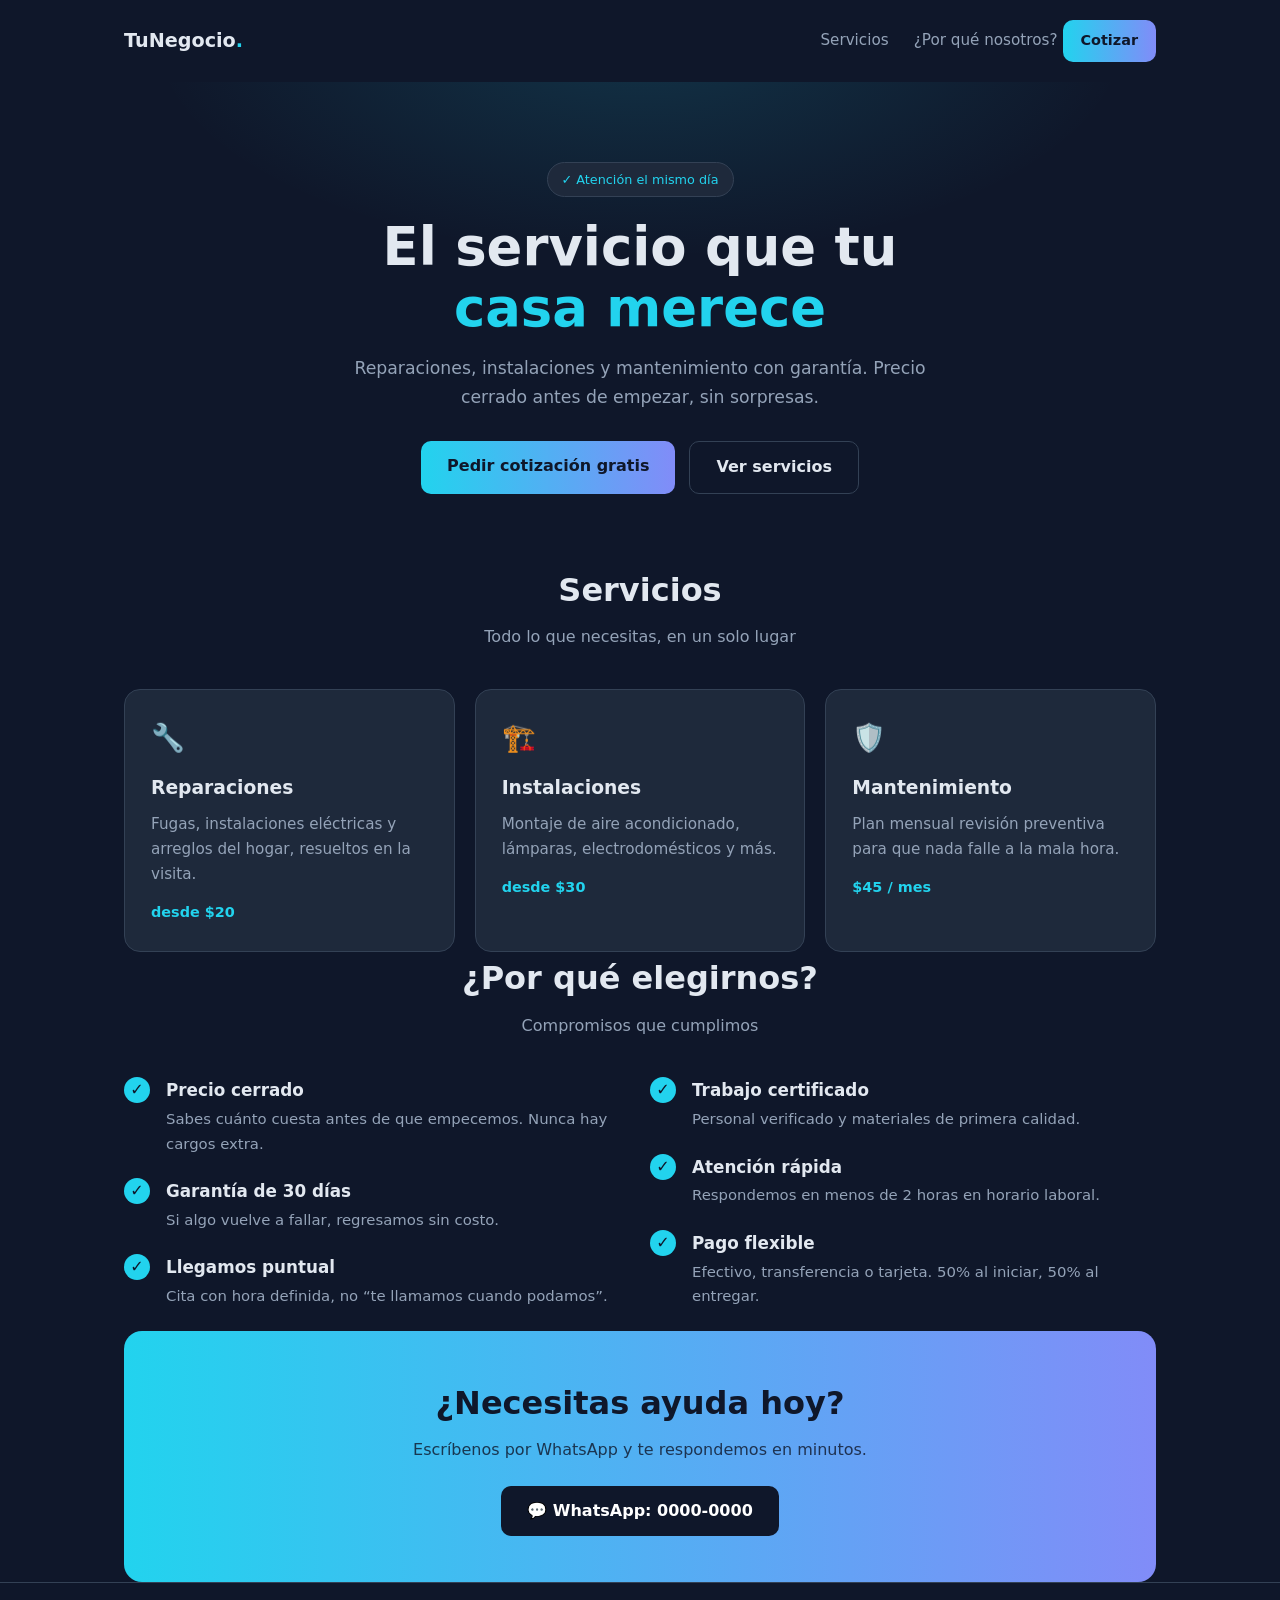
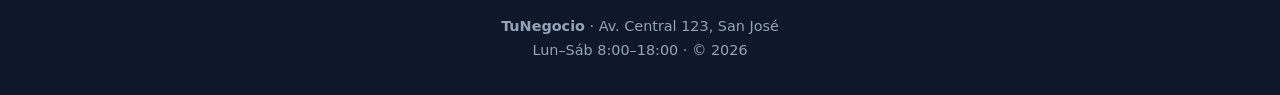
<file: demos/negocio-local/index.html>
<!DOCTYPE html>
<html lang="es">
<head>
<meta charset="UTF-8" />
<meta name="viewport" content="width=device-width, initial-scale=1.0" />
<title>Tu Negocio — Servicios profesionales a tu alcance</title>
<meta name="description" content="Sitio web de ejemplo para negocios locales: servicios, precios y contacto." />
<style>
  :root { --bg:#0f172a; --card:#1e293b; --border:#334155; --text:#e2e8f0; --muted:#94a3b8; --accent:#22d3ee; --accent2:#818cf8; }
  * { margin:0; padding:0; box-sizing:border-box; }
  body { font-family:"Segoe UI",system-ui,sans-serif; background:var(--bg); color:var(--text); line-height:1.65; }
  a { text-decoration:none; color:inherit; }
  .wrap { max-width:1080px; margin:0 auto; padding:0 24px; }

  nav { display:flex; justify-content:space-between; align-items:center; padding:20px 0; }
  .logo { font-weight:800; font-size:1.2rem; }
  .logo span { color:var(--accent); }
  .nav a:not(.btn) { margin-left:20px; color:var(--muted); font-size:.95rem; }
  .nav a:not(.btn):hover { color:var(--text); }

  .btn { display:inline-block; background:linear-gradient(90deg,var(--accent),var(--accent2)); color:#0f172a; font-weight:700; padding:12px 26px; border-radius:10px; transition:.2s; }
  .btn:hover { transform:translateY(-2px); }
  .btn-ghost { background:transparent; border:1px solid var(--border); color:var(--text); font-weight:600; }
  .btn-small { padding:9px 18px; font-size:.9rem; }

  .hero { text-align:center; padding:80px 0 70px;
    background:radial-gradient(700px 320px at 50% -10%, rgba(34,211,238,.15), transparent 70%); }
  .pill { display:inline-block; font-size:.8rem; color:var(--accent); border:1px solid var(--border); background:var(--card); padding:6px 14px; border-radius:999px; margin-bottom:20px; }
  .hero h1 { font-size:clamp(2.1rem,5vw,3.3rem); line-height:1.15; margin-bottom:16px; }
  .hero h1 em { font-style:normal; color:var(--accent); }
  .hero p { color:var(--muted); max-width:600px; margin:0 auto 30px; font-size:1.08rem; }
  .hero-actions { display:flex; gap:14px; justify-content:center; flex-wrap:wrap; }

  section { padding:66px 0; }
  h2 { font-size:2rem; text-align:center; margin-bottom:8px; }
  .sub { text-align:center; color:var(--muted); margin-bottom:38px; }

  .grid { display:grid; gap:20px; grid-template-columns:repeat(auto-fit,minmax(250px,1fr)); }
  .card { background:var(--card); border:1px solid var(--border); border-radius:16px; padding:26px; transition:.2s; }
  .card:hover { transform:translateY(-4px); border-color:var(--accent); }
  .card .ico { font-size:1.7rem; margin-bottom:12px; }
  .card h3 { margin-bottom:8px; }
  .card p { color:var(--muted); font-size:.95rem; }
  .price { display:inline-block; margin-top:14px; color:var(--accent); font-weight:700; font-size:.9rem; }

  .feat { display:flex; gap:16px; align-items:flex-start; margin-bottom:22px; }
  .feat .check { color:#0f172a; background:var(--accent); width:26px; height:26px; border-radius:50%; display:grid; place-items:center; font-weight:800; flex:0 0 26px; }
  .feat h3 { font-size:1.05rem; margin-bottom:2px; }
  .feat p { color:var(--muted); font-size:.93rem; }

  .band { background:linear-gradient(90deg,var(--accent),var(--accent2)); border-radius:18px; padding:46px 26px; text-align:center; color:#0f172a; }
  .band h2 { color:#0f172a; }
  .band p { margin-bottom:22px; color:#0f172a; opacity:.8; }
  .band .btn { background:#0f172a; color:#fff; }

  footer { border-top:1px solid var(--border); padding:32px 0; text-align:center; color:var(--muted); font-size:.9rem; }
  @media (max-width:720px){ .nav a:not(.btn){ display:none; } }
</style>
</head>
<body>

<div class="wrap">
  <nav>
    <div class="logo">TuNegocio<span>.</span></div>
    <div class="nav">
      <a href="#servicios">Servicios</a>
      <a href="#porque">¿Por qué nosotros?</a>
      <a href="#contacto" class="btn btn-small">Cotizar</a>
    </div>
  </nav>
</div>

<header class="hero wrap">
  <span class="pill">✓ Atención el mismo día</span>
  <h1>El servicio que tu<br /><em>casa merece</em></h1>
  <p>Reparaciones, instalaciones y mantenimiento con garantía. Precio cerrado antes de empezar, sin sorpresas.</p>
  <div class="hero-actions">
    <a href="#contacto" class="btn">Pedir cotización gratis</a>
    <a href="#servicios" class="btn btn-ghost">Ver servicios</a>
  </div>
</header>

<section id="servicios" class="wrap">
  <h2>Servicios</h2>
  <p class="sub">Todo lo que necesitas, en un solo lugar</p>
  <div class="grid">
    <div class="card">
      <div class="ico">🔧</div>
      <h3>Reparaciones</h3>
      <p>Fugas, instalaciones eléctricas y arreglos del hogar, resueltos en la visita.</p>
      <span class="price">desde $20</span>
    </div>
    <div class="card">
      <div class="ico">🏗️</div>
      <h3>Instalaciones</h3>
      <p>Montaje de aire acondicionado, lámparas, electrodomésticos y más.</p>
      <span class="price">desde $30</span>
    </div>
    <div class="card">
      <div class="ico">🛡️</div>
      <h3>Mantenimiento</h3>
      <p>Plan mensual revisión preventiva para que nada falle a la mala hora.</p>
      <span class="price">$45 / mes</span>
    </div>
  </div>
</section>

<section id="porque" class="wrap">
  <h2>¿Por qué elegirnos?</h2>
  <p class="sub">Compromisos que cumplimos</p>
  <div class="grid">
    <div>
      <div class="feat"><span class="check">✓</span><div><h3>Precio cerrado</h3><p>Sabes cuánto cuesta antes de que empecemos. Nunca hay cargos extra.</p></div></div>
      <div class="feat"><span class="check">✓</span><div><h3>Garantía de 30 días</h3><p>Si algo vuelve a fallar, regresamos sin costo.</p></div></div>
      <div class="feat"><span class="check">✓</span><div><h3>Llegamos puntual</h3><p>Cita con hora definida, no “te llamamos cuando podamos”.</p></div></div>
    </div>
    <div>
      <div class="feat"><span class="check">✓</span><div><h3>Trabajo certificado</h3><p>Personal verificado y materiales de primera calidad.</p></div></div>
      <div class="feat"><span class="check">✓</span><div><h3>Atención rápida</h3><p>Respondemos en menos de 2 horas en horario laboral.</p></div></div>
      <div class="feat"><span class="check">✓</span><div><h3>Pago flexible</h3><p>Efectivo, transferencia o tarjeta. 50% al iniciar, 50% al entregar.</p></div></div>
    </div>
  </div>
</section>

<section id="contacto" class="wrap">
  <div class="band">
    <h2>¿Necesitas ayuda hoy?</h2>
    <p>Escríbenos por WhatsApp y te respondemos en minutos.</p>
    <a class="btn" href="https://wa.me/50600000000">💬 WhatsApp: 0000-0000</a>
  </div>
</section>

<footer>
  <div><strong>TuNegocio</strong> · Av. Central 123, San José</div>
  <div>Lun–Sáb 8:00–18:00 · © 2026</div>
</footer>

</body>
</html>
</file>
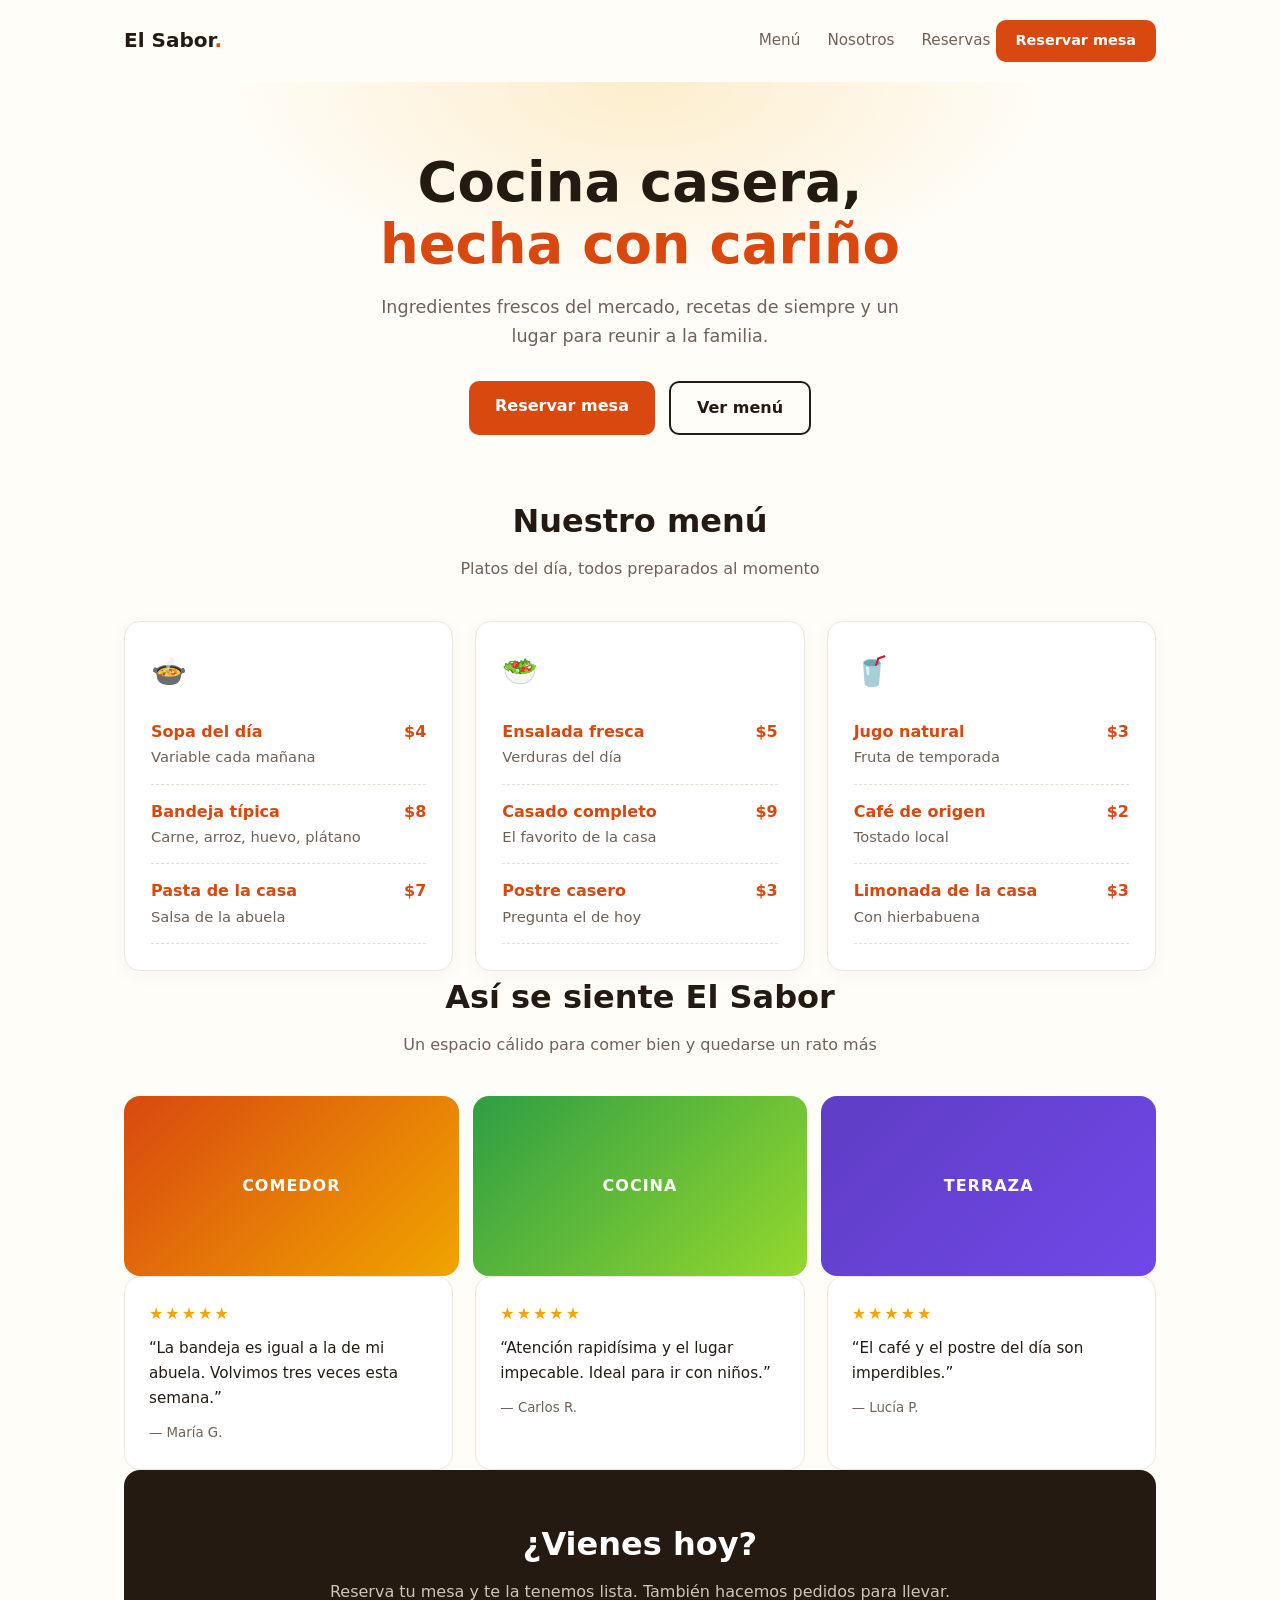
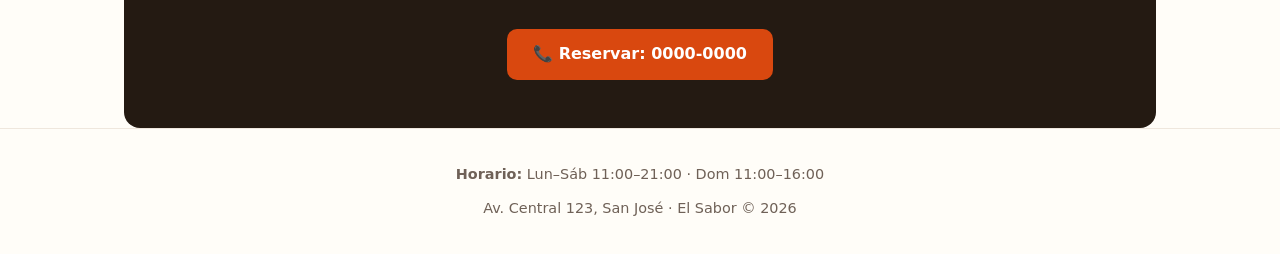
<file: demos/restaurante/index.html>
<!DOCTYPE html>
<html lang="es">
<head>
<meta charset="UTF-8" />
<meta name="viewport" content="width=device-width, initial-scale=1.0" />
<title>Restaurante El Sabor — Reserva tu mesa</title>
<meta name="description" content="Cocina casera con ingredientes frescos. Reserva tu mesa en El Sabor." />
<style>
  :root { --bg:#fffdf8; --ink:#241a12; --muted:#6f6157; --accent:#d9480f; --gold:#f0a500; --radius:16px; }
  * { margin:0; padding:0; box-sizing:border-box; }
  body { font-family:"Segoe UI",system-ui,sans-serif; background:var(--bg); color:var(--ink); line-height:1.65; }
  a { text-decoration:none; color:inherit; }
  .wrap { max-width:1080px; margin:0 auto; padding:0 24px; }

  nav { display:flex; justify-content:space-between; align-items:center; padding:20px 0; }
  .logo { font-weight:800; font-size:1.25rem; }
  .logo span { color:var(--accent); }
  .nav a:not(.btn) { margin-left:22px; color:var(--muted); font-size:.95rem; }
  .nav a:not(.btn):hover { color:var(--ink); }

  .btn { display:inline-block; background:var(--accent); color:#fff; padding:12px 26px; border-radius:10px; font-weight:700; transition:.2s; }
  .btn:hover { filter:brightness(1.08); transform:translateY(-2px); }
  .btn-ghost { background:transparent; border:2px solid var(--ink); color:var(--ink); }
  .btn-small { padding:9px 20px; font-size:.9rem; }

  .hero { text-align:center; padding:70px 0 60px; background:
      radial-gradient(600px 300px at 50% 0, rgba(240,165,0,.18), transparent 70%); }
  .hero h1 { font-size:clamp(2.2rem,5vw,3.4rem); line-height:1.15; margin-bottom:16px; }
  .hero h1 em { color:var(--accent); font-style:normal; }
  .hero p { color:var(--muted); max-width:560px; margin:0 auto 30px; font-size:1.1rem; }
  .hero-actions { display:flex; gap:14px; justify-content:center; flex-wrap:wrap; }

  section { padding:64px 0; }
  h2 { font-size:2rem; text-align:center; margin-bottom:8px; }
  .sub { text-align:center; color:var(--muted); margin-bottom:38px; }

  .grid { display:grid; gap:22px; grid-template-columns:repeat(auto-fit,minmax(260px,1fr)); }
  .card { background:#fff; border:1px solid #efe7dd; border-radius:var(--radius); padding:26px; box-shadow:0 4px 18px rgba(0,0,0,.04); }
  .card .ico { font-size:1.8rem; margin-bottom:10px; }
  .card h3 { margin-bottom:6px; }
  .card p { color:var(--muted); font-size:.95rem; }

  .menu-item { display:flex; justify-content:space-between; gap:12px; border-bottom:1px dashed #e6ddd2; padding:14px 0; }
  .menu-item strong { color:var(--accent); white-space:nowrap; }
  .menu-item span { color:var(--muted); font-size:.92rem; display:block; }

  .band { background:var(--ink); color:#fff; text-align:center; border-radius:var(--radius); padding:48px 24px; }
  .band p { color:#cfc4b8; margin-bottom:24px; }

  .gal { display:grid; gap:14px; grid-template-columns:repeat(auto-fit,minmax(220px,1fr)); }
  .ph { height:180px; border-radius:var(--radius); display:grid; place-items:center; color:#fff; font-weight:700; letter-spacing:1px; }
  .ph:nth-child(1){background:linear-gradient(135deg,#d9480f,#f0a500);}
  .ph:nth-child(2){background:linear-gradient(135deg,#2f9e44,#94d82d);}
  .ph:nth-child(3){background:linear-gradient(135deg,#5f3dc4,#7048e8);}

  .review { background:#fff; border-radius:var(--radius); padding:24px; border:1px solid #efe7dd; }
  .review .stars { color:var(--gold); letter-spacing:2px; }
  .review p { font-size:.95rem; margin:8px 0; }
  .review small { color:var(--muted); }

  footer { border-top:1px solid #efe7dd; padding:34px 0; text-align:center; color:var(--muted); font-size:.9rem; }
  footer .hours { margin-bottom:10px; }
  @media (max-width:720px){ .nav a:not(.btn){ display:none; } }
</style>
</head>
<body>

<div class="wrap">
  <nav>
    <div class="logo">El Sabor<span>.</span></div>
    <div class="nav">
      <a href="#menu">Menú</a>
      <a href="#nosotros">Nosotros</a>
      <a href="#reserva">Reservas</a>
      <a href="#reserva" class="btn btn-small">Reservar mesa</a>
    </div>
  </nav>
</div>

<header class="hero wrap">
  <h1>Cocina casera,<br /><em>hecha con cariño</em></h1>
  <p>Ingredientes frescos del mercado, recetas de siempre y un lugar para reunir a la familia.</p>
  <div class="hero-actions">
    <a href="#reserva" class="btn">Reservar mesa</a>
    <a href="#menu" class="btn btn-ghost">Ver menú</a>
  </div>
</header>

<section id="menu" class="wrap">
  <h2>Nuestro menú</h2>
  <p class="sub">Platos del día, todos preparados al momento</p>
  <div class="grid">
    <div class="card">
      <div class="ico">🍲</div>
      <div class="menu-item"><div><strong>Sopa del día</strong><span>Variable cada mañana</span></div><strong>$4</strong></div>
      <div class="menu-item"><div><strong>Bandeja típica</strong><span>Carne, arroz, huevo, plátano</span></div><strong>$8</strong></div>
      <div class="menu-item"><div><strong>Pasta de la casa</strong><span>Salsa de la abuela</span></div><strong>$7</strong></div>
    </div>
    <div class="card">
      <div class="ico">🥗</div>
      <div class="menu-item"><div><strong>Ensalada fresca</strong><span>Verduras del día</span></div><strong>$5</strong></div>
      <div class="menu-item"><div><strong>Casado completo</strong><span>El favorito de la casa</span></div><strong>$9</strong></div>
      <div class="menu-item"><div><strong>Postre casero</strong><span>Pregunta el de hoy</span></div><strong>$3</strong></div>
    </div>
    <div class="card">
      <div class="ico">🥤</div>
      <div class="menu-item"><div><strong>Jugo natural</strong><span>Fruta de temporada</span></div><strong>$3</strong></div>
      <div class="menu-item"><div><strong>Café de origen</strong><span>Tostado local</span></div><strong>$2</strong></div>
      <div class="menu-item"><div><strong>Limonada de la casa</strong><span>Con hierbabuena</span></div><strong>$3</strong></div>
    </div>
  </div>
</section>

<section id="nosotros" class="wrap">
  <h2>Así se siente El Sabor</h2>
  <p class="sub">Un espacio cálido para comer bien y quedarse un rato más</p>
  <div class="gal">
    <div class="ph">COMEDOR</div>
    <div class="ph">COCINA</div>
    <div class="ph">TERRAZA</div>
  </div>
</section>

<section class="wrap">
  <div class="grid">
    <div class="review">
      <div class="stars">★★★★★</div>
      <p>“La bandeja es igual a la de mi abuela. Volvimos tres veces esta semana.”</p>
      <small>— María G.</small>
    </div>
    <div class="review">
      <div class="stars">★★★★★</div>
      <p>“Atención rapidísima y el lugar impecable. Ideal para ir con niños.”</p>
      <small>— Carlos R.</small>
    </div>
    <div class="review">
      <div class="stars">★★★★★</div>
      <p>“El café y el postre del día son imperdibles.”</p>
      <small>— Lucía P.</small>
    </div>
  </div>
</section>

<section id="reserva" class="wrap">
  <div class="band">
    <h2 style="color:#fff">¿Vienes hoy?</h2>
    <p>Reserva tu mesa y te la tenemos lista. También hacemos pedidos para llevar.</p>
    <a class="btn" href="tel:+50600000000">📞 Reservar: 0000-0000</a>
  </div>
</section>

<footer>
  <div class="hours"><strong>Horario:</strong> Lun–Sáb 11:00–21:00 · Dom 11:00–16:00</div>
  <div>Av. Central 123, San José · El Sabor © 2026</div>
</footer>

</body>
</html>
</file>
